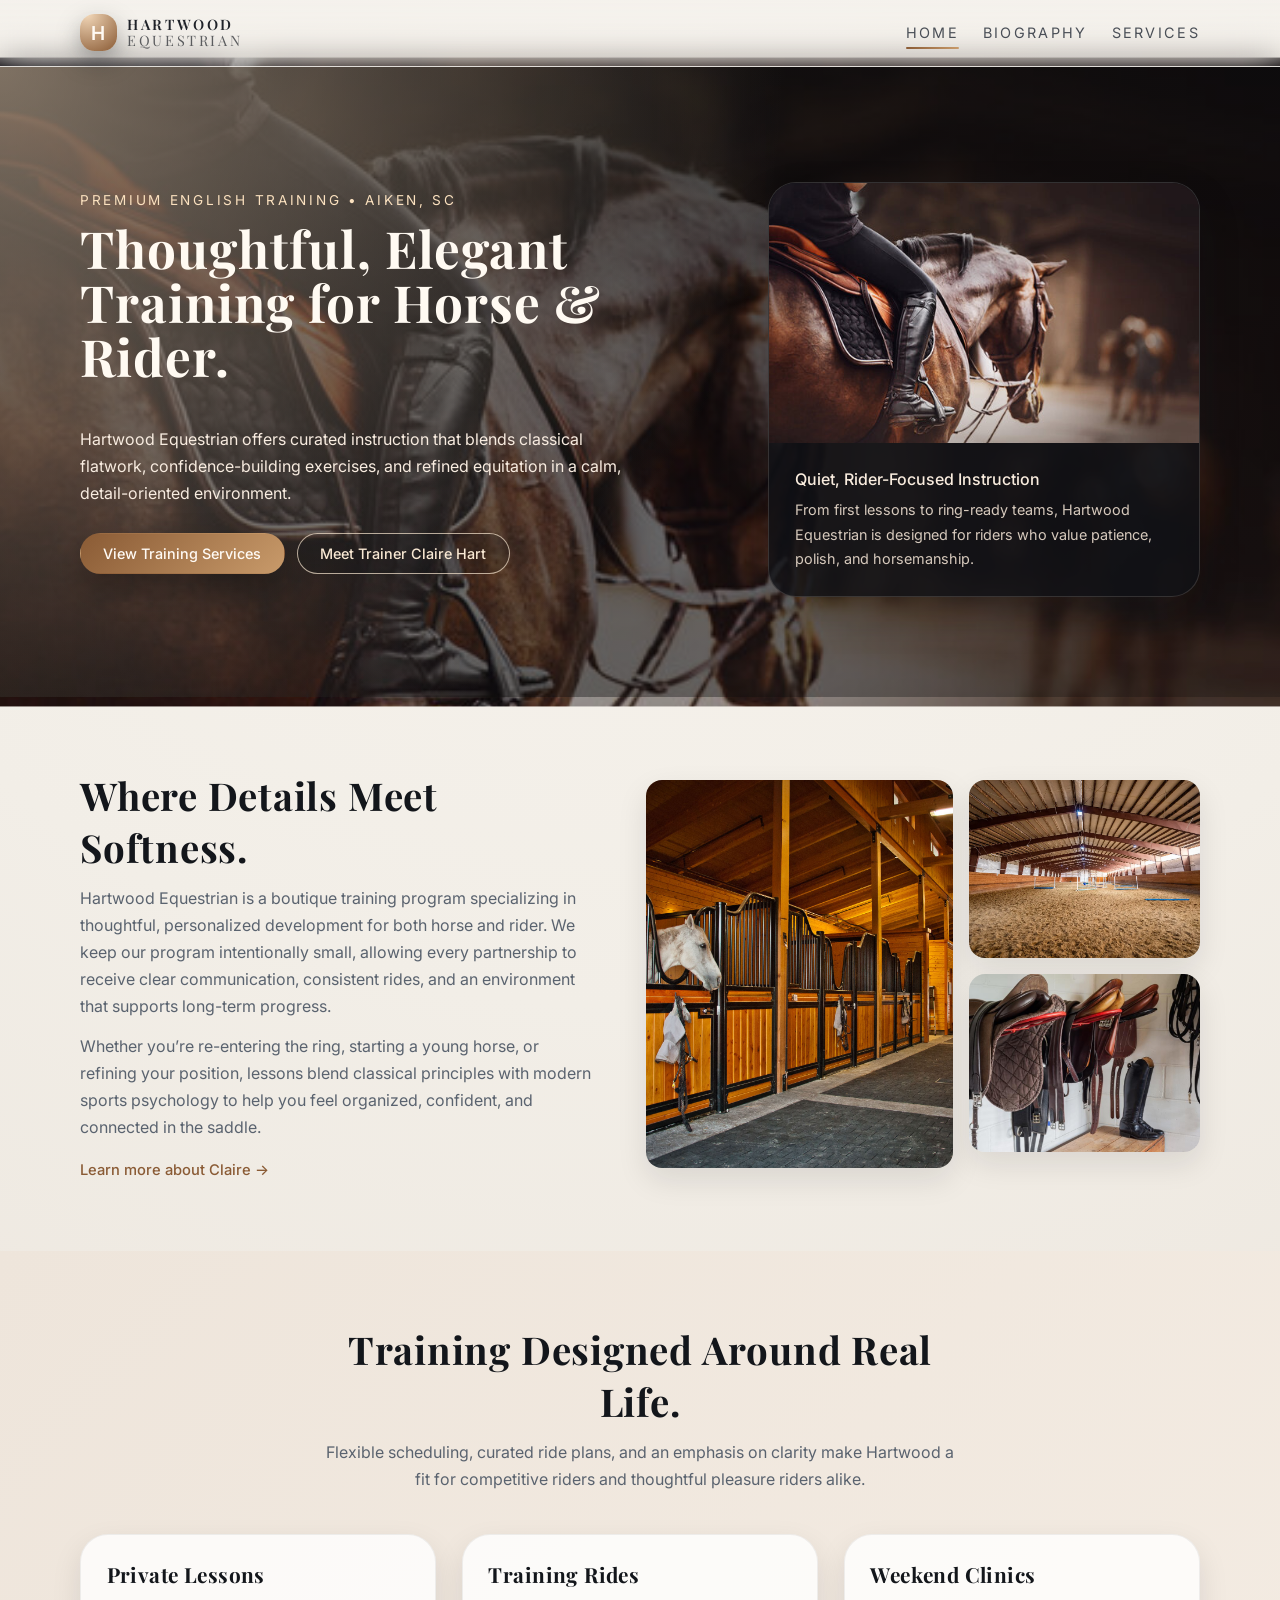
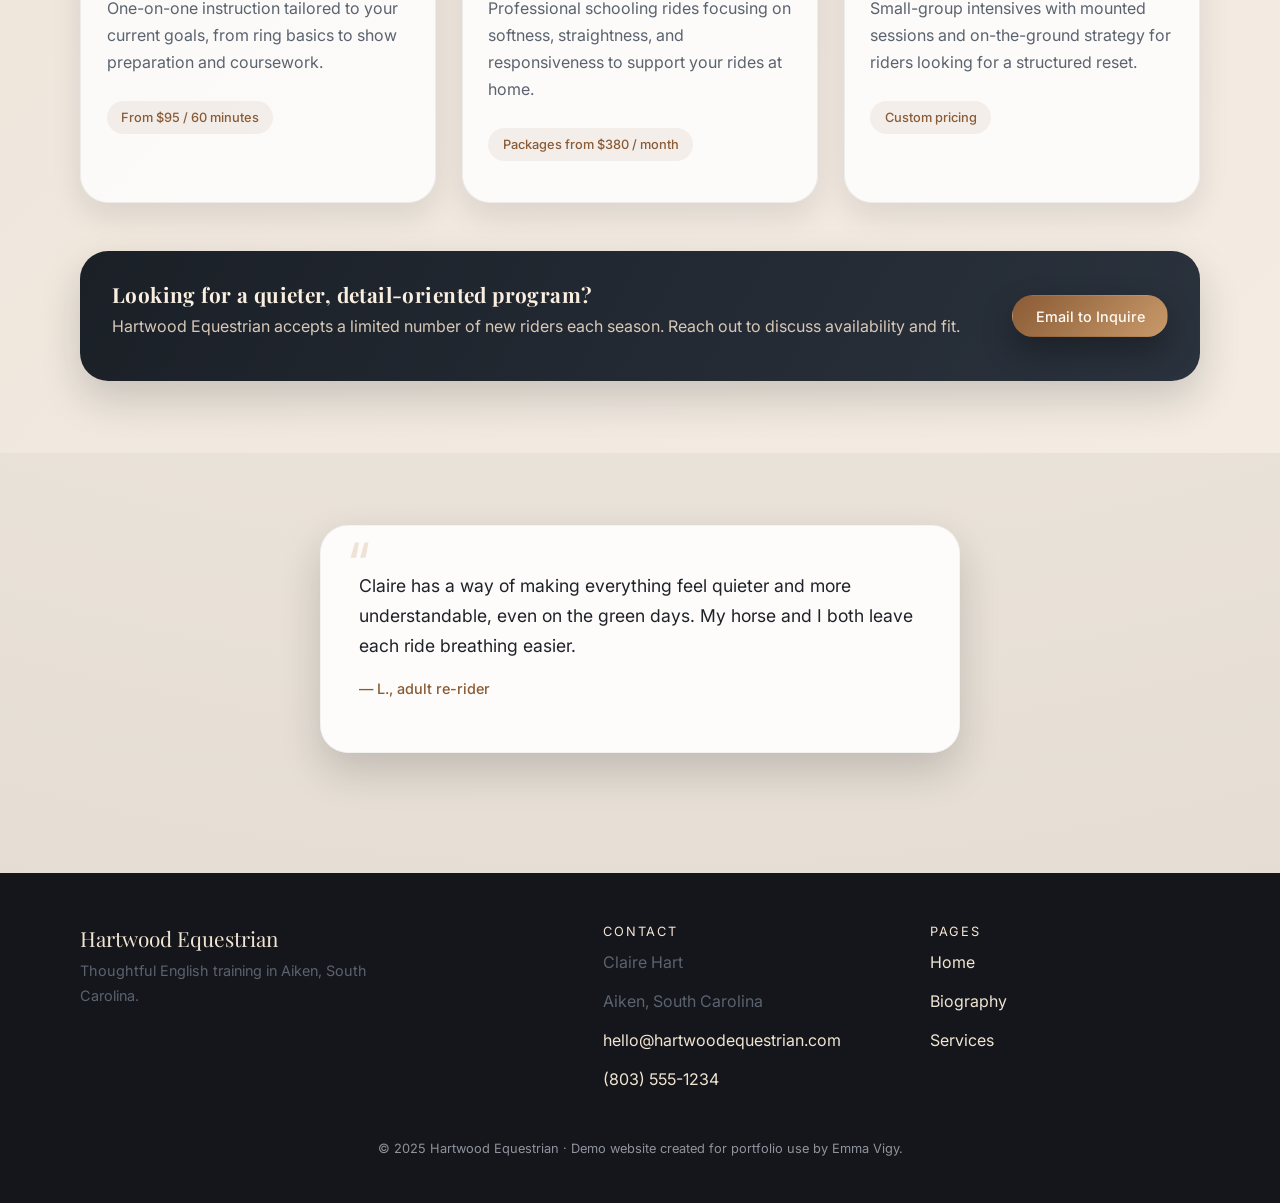
<file: index.html>
<!DOCTYPE html>
<html lang="en">
<head>
  <meta charset="UTF-8" />
  <title>Hartwood Equestrian | Thoughtful Training for Horse & Rider</title>
  <meta name="viewport" content="width=device-width, initial-scale=1" />
  <link href="https://fonts.googleapis.com/css2?family=Playfair+Display:wght@500;700&family=Inter:wght@300;400;500;600&display=swap" rel="stylesheet">
  <link rel="stylesheet" href="styles.css" />
</head>
<body>
  <!-- Header -->
  <header class="site-header">
    <div class="container header-inner">
      <a href="index.html" class="logo">
        <span class="logo-mark">H</span>
        <span class="logo-text">
          <span>Hartwood</span>
          <span>Equestrian</span>
        </span>
      </a>

      <input type="checkbox" id="nav-toggle" class="nav-toggle" />
      <label for="nav-toggle" class="nav-toggle-label">
        <span></span>
      </label>

      <nav class="site-nav">
        <a href="index.html" class="nav-link active">Home</a>
        <a href="biography.html" class="nav-link">Biography</a>
        <a href="services.html" class="nav-link">Services</a>
      </nav>
    </div>
  </header>

  <!-- Hero -->
  <section class="hero" style="--hero-image: url('images/homepage.jpg');">
    <div class="overlay"></div>
    <div class="container hero-content">
      <div class="hero-text">
        <p class="eyebrow">Premium English Training • Aiken, SC</p>
        <h1>Thoughtful, Elegant Training for Horse &amp; Rider.</h1>
        <p class="hero-subtitle">
          Hartwood Equestrian offers curated instruction that blends classical flatwork,
          confidence-building exercises, and refined equitation in a calm, detail-oriented environment.
        </p>
        <div class="hero-actions">
          <a href="services.html" class="btn primary">View Training Services</a>
          <a href="biography.html" class="btn ghost">Meet Trainer Claire Hart</a>
        </div>
      </div>

      <div class="hero-card">
        <img src="images/homepage.jpg" alt="Horse and rider schooling over fences" class="hero-card-img" />
        <div class="hero-card-body">
          <p class="hero-card-title">Quiet, Rider-Focused Instruction</p>
          <p class="hero-card-text">
            From first lessons to ring-ready teams, Hartwood Equestrian is designed for riders
            who value patience, polish, and horsemanship.
          </p>
        </div>
      </div>
    </div>
  </section>

  <!-- About Preview -->
  <section class="section section-split">
    <div class="container split-inner">
      <div class="split-text">
        <h2>Where Details Meet Softness.</h2>
        <p>
          Hartwood Equestrian is a boutique training program specializing in thoughtful,
          personalized development for both horse and rider. We keep our program intentionally
          small, allowing every partnership to receive clear communication, consistent rides,
          and an environment that supports long-term progress.
        </p>
        <p>
          Whether you’re re-entering the ring, starting a young horse, or refining your
          position, lessons blend classical principles with modern sports psychology to help
          you feel organized, confident, and connected in the saddle.
        </p>
        <a href="biography.html" class="text-link">Learn more about Claire &rarr;</a>
      </div>

      <div class="split-gallery">
        <div class="gallery-large">
          <img src="images/aisle.jpg" alt="Outdoor riding arena at sunset" />
        </div>
        <div class="gallery-stack">
          <img src="images/arena.webp" alt="Barn aisle with natural light" />
          <img src="images/tackroom.jpg" alt="Close-up of bridle and leather tack" />
        </div>
      </div>
    </div>
  </section>

  <!-- Services Preview -->
  <section class="section section-muted">
    <div class="container">
      <div class="section-header">
        <h2>Training Designed Around Real Life.</h2>
        <p>
          Flexible scheduling, curated ride plans, and an emphasis on clarity make Hartwood a fit
          for competitive riders and thoughtful pleasure riders alike.
        </p>
      </div>

      <div class="card-grid">
        <article class="info-card">
          <h3>Private Lessons</h3>
          <p>
            One-on-one instruction tailored to your current goals, from ring basics to
            show preparation and coursework.
          </p>
          <p class="pill">From $95 / 60 minutes</p>
        </article>

        <article class="info-card">
          <h3>Training Rides</h3>
          <p>
            Professional schooling rides focusing on softness, straightness, and responsiveness
            to support your rides at home.
          </p>
          <p class="pill">Packages from $380 / month</p>
        </article>

        <article class="info-card">
          <h3>Weekend Clinics</h3>
          <p>
            Small-group intensives with mounted sessions and on-the-ground strategy for riders
            looking for a structured reset.
          </p>
          <p class="pill">Custom pricing</p>
        </article>
      </div>

      <div class="cta-panel">
        <div>
          <h3>Looking for a quieter, detail-oriented program?</h3>
          <p>
            Hartwood Equestrian accepts a limited number of new riders each season. Reach out to
            discuss availability and fit.
          </p>
        </div>
        <a href="mailto:hello@hartwoodequestrian.com" class="btn primary">Email to Inquire</a>
      </div>
    </div>
  </section>

  <!-- Testimonial -->
  <section class="section">
    <div class="container">
      <div class="quote-card">
        <p class="quote-mark">“</p>
        <p class="quote-text">
          Claire has a way of making everything feel quieter and more understandable, even on
          the green days. My horse and I both leave each ride breathing easier.
        </p>
        <p class="quote-author">— L., adult re-rider</p>
      </div>
    </div>
  </section>

  <!-- Footer -->
  <footer class="site-footer">
    <div class="container footer-grid">
      <div>
        <p class="footer-brand">Hartwood Equestrian</p>
        <p class="footer-tagline">Thoughtful English training in Aiken, South Carolina.</p>
      </div>
      <div>
        <p class="footer-heading">Contact</p>
        <p>Claire Hart</p>
        <p>Aiken, South Carolina</p>
        <p><a href="mailto:hello@hartwoodequestrian.com">hello@hartwoodequestrian.com</a></p>
        <p><a href="tel:+18035551234">(803) 555-1234</a></p>
      </div>
      <div>
        <p class="footer-heading">Pages</p>
        <p><a href="index.html">Home</a></p>
        <p><a href="biography.html">Biography</a></p>
        <p><a href="services.html">Services</a></p>
      </div>
    </div>
    <p class="footer-copy">© 2025 Hartwood Equestrian · Demo website created for portfolio use by Emma Vigy.</p>
  </footer>
</body>
</html>
</file>
<file: styles.css>
/* =========
   Base setup
   ========= */
:root {
  --bg: #f4f1ec;
  --bg-muted: #ece6dd;
  --bg-deep: #13161b;
  --text: #1f2228;
  --text-soft: #5a636f;
  --accent: #8a5b35;
  --accent-soft: #c89a6a;
  --accent-light: #f2d7b8;
  --border-soft: rgba(0, 0, 0, 0.06);
  --radius-lg: 1.75rem;
  --radius-md: 1rem;
  --radius-pill: 999px;
  --shadow-soft: 0 18px 40px rgba(19, 22, 27, 0.18);
  --shadow-subtle: 0 12px 30px rgba(19, 22, 27, 0.10);
}

*,
*::before,
*::after {
  box-sizing: border-box;
}

html, body {
  margin: 0;
  padding: 0;
}

body {
  font-family: "Inter", system-ui, -apple-system, BlinkMacSystemFont, "Segoe UI", sans-serif;
  background: radial-gradient(circle at top, #f8f4ee 0, #f2eee7 35%, #eae3da 70%, #e3dad0 100%);
  color: var(--text);
  -webkit-font-smoothing: antialiased;
}

/* Typography */

h1, h2, h3, h4 {
  font-family: "Playfair Display", Georgia, "Times New Roman", serif;
  letter-spacing: 0.02em;
  color: var(--bg-deep);
  margin-top: 0;
}

h1 {
  font-size: clamp(2.7rem, 4vw, 3.6rem);
  line-height: 1.05;
}

h2 {
  font-size: clamp(2rem, 3vw, 2.5rem);
  margin-bottom: 0.75rem;
}

h3 {
  font-size: 1.3rem;
}

p {
  line-height: 1.7;
  margin: 0 0 0.75rem;
  color: var(--text-soft);
}

a {
  color: inherit;
  text-decoration: none;
}

/* Layout helpers */

.container {
  width: min(1120px, 100% - 2.5rem);
  margin-inline: auto;
}

.section {
  padding: 4.5rem 0;
}

.section-muted {
  background: linear-gradient(135deg, #eee5db, #f4ece3);
}

.section-header {
  max-width: 640px;
  margin: 0 auto 2.5rem;
  text-align: center;
}

.section-header p {
  margin-top: 0.75rem;
}

/* =============
   Header & nav
   ============= */

.site-header {
  position: sticky;
  top: 0;
  z-index: 40;
  backdrop-filter: blur(18px);
  background: linear-gradient(to bottom, rgba(244, 241, 236, 0.94), rgba(244, 241, 236, 0.7), transparent);
  border-bottom: 1px solid rgba(0, 0, 0, 0.04);
}

.header-inner {
  display: flex;
  align-items: center;
  justify-content: space-between;
  padding-block: 0.9rem;
}

.logo {
  display: flex;
  align-items: center;
  gap: 0.65rem;
}

.logo-mark {
  width: 2.3rem;
  height: 2.3rem;
  border-radius: 40%;
  display: inline-flex;
  align-items: center;
  justify-content: center;
  background: radial-gradient(circle at 20% 0, #f2d7b8, #8a5b35);
  color: #fffaf4;
  font-weight: 600;
  font-size: 1.2rem;
  box-shadow: 0 10px 25px rgba(19, 22, 27, 0.35);
}

.logo-text {
  display: flex;
  flex-direction: column;
  font-family: "Playfair Display", Georgia, serif;
  font-size: 0.9rem;
  line-height: 1.1;
  text-transform: uppercase;
  letter-spacing: 0.18em;
}

.logo-text span:first-child {
  font-weight: 600;
}

.logo-text span:last-child {
  font-weight: 400;
  opacity: 0.7;
}

/* Navigation */

.site-nav {
  display: flex;
  align-items: center;
  gap: 1.5rem;
  font-size: 0.9rem;
  text-transform: uppercase;
  letter-spacing: 0.16em;
}

.nav-link {
  position: relative;
  padding-block: 0.25rem;
  color: #4a4f57;
}

.nav-link::after {
  content: "";
  position: absolute;
  left: 0;
  bottom: -0.25rem;
  width: 0;
  height: 2px;
  border-radius: 999px;
  background: linear-gradient(90deg, #8a5b35, #c89a6a);
  transition: width 0.22s ease-out;
}

.nav-link:hover::after,
.nav-link.active::after {
  width: 100%;
}

/* Mobile nav toggle */

.nav-toggle {
  display: none;
}

.nav-toggle-label {
  display: none;
}

/* =========
   Hero area
   ========= */

.hero {
  position: relative;
  min-height: 70vh;
  display: flex;
  align-items: stretch;
  isolation: isolate;
  color: #fff9f1;
}

.hero::before {
  content: "";
  position: absolute;
  inset: 0;
  background-image: var(--hero-image);
  background-size: cover;
  background-position: center;
  transform: scale(1.03);
  filter: saturate(110%) contrast(105%) brightness(0.7);
  z-index: -2;
}

.hero .overlay {
  position: absolute;
  inset: 0;
  background: radial-gradient(circle at top left, rgba(242, 215, 184, 0.5), transparent 55%),
              linear-gradient(to bottom right, rgba(10, 11, 12, 0.75), rgba(10, 10, 10, 0.25));
  z-index: -1;
}

.hero-content {
  display: grid;
  grid-template-columns: minmax(0, 2.1fr) minmax(0, 1.4fr);
  align-items: center;
  gap: 2.5rem;
  padding-block: 4.5rem;
}

.hero-center {
  grid-template-columns: minmax(0, 1fr);
  text-align: center;
  justify-items: center;
}

.hero-text h1 {
  color: #fffaf2;
}

.hero-subtitle {
  margin-top: 1rem;
  max-width: 34rem;
}

.hero-subtitle.narrow {
  max-width: 38rem;
}

.hero-text .hero-subtitle {
  color: #f8ece0;
}

.eyebrow {
  font-size: 0.85rem;
  text-transform: uppercase;
  letter-spacing: 0.2em;
  color: #fbe1bf;
  margin-bottom: 0.65rem;
}

.hero-actions {
  display: flex;
  flex-wrap: wrap;
  gap: 0.75rem;
  margin-top: 1.6rem;
}

/* Hero side card */

.hero-card {
  background: rgba(17, 18, 22, 0.82);
  border-radius: var(--radius-lg);
  box-shadow: var(--shadow-soft);
  overflow: hidden;
  border: 1px solid rgba(247, 234, 219, 0.15);
  transform: translateY(8px);
}

.hero-card-img {
  width: 100%;
  display: block;
  max-height: 260px;
  object-fit: cover;
}

.hero-card-body {
  padding: 1.4rem 1.6rem 1.5rem;
}

.hero-card-title {
  font-weight: 500;
  color: #f9ecde;
  margin-bottom: 0.35rem;
}

.hero-card-text {
  font-size: 0.9rem;
  margin: 0;
  color: #d6c9bc;
}

/* Subpage hero */

.hero-subpage {
  min-height: 50vh;
}

/* Buttons & links */

.btn {
  display: inline-flex;
  align-items: center;
  justify-content: center;
  padding: 0.7rem 1.4rem;
  border-radius: var(--radius-pill);
  font-size: 0.9rem;
  font-weight: 500;
  border: 1px solid transparent;
  cursor: pointer;
  transition: transform 0.12s ease-out, box-shadow 0.12s ease-out, background 0.12s ease-out, color 0.12s ease-out;
}

.btn.primary {
  background: linear-gradient(135deg, var(--accent), var(--accent-soft));
  color: #fffaf4;
  box-shadow: 0 14px 32px rgba(0, 0, 0, 0.32);
}

.btn.primary:hover {
  transform: translateY(-1px);
  box-shadow: 0 20px 40px rgba(0, 0, 0, 0.35);
}

.btn.ghost {
  border-color: rgba(250, 233, 210, 0.7);
  color: #f8e8d3;
  background: rgba(14, 16, 21, 0.2);
}

.btn.ghost:hover {
  background: rgba(244, 232, 215, 0.12);
}

.text-link {
  display: inline-flex;
  align-items: center;
  gap: 0.2rem;
  font-size: 0.92rem;
  font-weight: 500;
  color: var(--accent);
  position: relative;
  margin-top: 0.5rem;
}

.text-link::after {
  content: "";
  position: absolute;
  left: 0;
  bottom: -0.18rem;
  width: 0;
  height: 1px;
  background: linear-gradient(90deg, var(--accent), var(--accent-soft));
  transition: width 0.18s ease-out;
}

.text-link:hover::after {
  width: 100%;
}

/* ======
   Layout
   ====== */

.section-split .split-inner {
  display: grid;
  grid-template-columns: minmax(0, 1.3fr) minmax(0, 1.4fr);
  gap: 3.2rem;
  align-items: center;
}

.split-text p + p {
  margin-top: 0.35rem;
}

.split-gallery {
  display: grid;
  grid-template-columns: minmax(0, 1.2fr) minmax(0, 0.9fr);
  gap: 1rem;
}

.split-gallery img {
  width: 100%;
  height: 100%;
  object-fit: cover;
  border-radius: var(--radius-md);
  box-shadow: var(--shadow-subtle);
}

.gallery-large {
  grid-row: 1 / 3;
}

.gallery-stack {
  display: grid;
  grid-template-rows: 1fr 1fr;
  gap: 1rem;
}

/* Cards & CTAs */

.card-grid {
  display: grid;
  grid-template-columns: repeat(3, minmax(0, 1fr));
  gap: 1.6rem;
}

.info-card {
  padding: 1.6rem 1.6rem 1.8rem;
  border-radius: var(--radius-lg);
  background: rgba(255, 255, 255, 0.8);
  box-shadow: var(--shadow-subtle);
  border: 1px solid var(--border-soft);
}

.info-card h3 {
  margin-bottom: 0.4rem;
}

.pill {
  display: inline-flex;
  align-items: center;
  padding: 0.35rem 0.9rem;
  border-radius: 999px;
  background: rgba(138, 91, 53, 0.08);
  color: var(--accent);
  font-size: 0.8rem;
  font-weight: 500;
  margin-top: 0.8rem;
}

.cta-panel {
  margin-top: 3rem;
  padding: 1.8rem 2rem;
  border-radius: var(--radius-lg);
  background: linear-gradient(120deg, #1b2027, #2a323d);
  color: #f1e4d6;
  display: flex;
  align-items: center;
  justify-content: space-between;
  gap: 1.8rem;
  box-shadow: var(--shadow-soft);
}

.cta-panel h3 {
  color: #f9eee0;
  margin-bottom: 0.35rem;
}

.cta-panel p {
  color: #d7c8b8;
}

/* Quote */

.quote-card {
  position: relative;
  border-radius: var(--radius-lg);
  padding: 2.8rem 2.4rem 2.4rem;
  background: rgba(255, 255, 255, 0.9);
  box-shadow: var(--shadow-soft);
  border: 1px solid rgba(0, 0, 0, 0.04);
  max-width: 640px;
  margin-inline: auto;
}

.quote-mark {
  position: absolute;
  top: 0.5rem;
  left: 1.7rem;
  font-size: 4rem;
  line-height: 1;
  color: rgba(200, 150, 100, 0.25);
}

.quote-text {
  font-size: 1.1rem;
  color: var(--text);
  margin-bottom: 1rem;
}

.quote-author {
  font-size: 0.9rem;
  font-weight: 500;
  color: var(--accent);
}

/* Biography page layout */

.bio-layout {
  align-items: start;
}

.bio-photo img {
  width: 100%;
  max-width: 420px;   /* prevents it from getting huge */
  height: auto;
  object-fit: cover;
  border-radius: var(--radius-lg);
  box-shadow: var(--shadow-soft);
  display: block;
  margin-inline: auto; /* centers it if smaller */
}

.bio-text h2 {
  margin-bottom: 0.75rem;
}

.bio-text p + p {
  margin-top: 0.5rem;
}

/* Services page */

.section-services {
  padding-top: 3.5rem;
}

.services-grid {
  grid-template-columns: repeat(3, minmax(0, 1fr));
}

.service-card {
  display: flex;
  flex-direction: column;
  border-radius: var(--radius-lg);
  background: rgba(255, 255, 255, 0.95);
  overflow: hidden;
  box-shadow: var(--shadow-subtle);
  border: 1px solid rgba(0, 0, 0, 0.04);
}

.service-media img {
  width: 100%;
  height: 190px;
  object-fit: cover;
}

.service-body {
  padding: 1.5rem 1.6rem 1.8rem;
}

.service-list {
  list-style: none;
  padding: 0;
  margin: 0.8rem 0 0.8rem;
  font-size: 0.9rem;
  color: var(--text-soft);
}

.service-list li {
  position: relative;
  padding-left: 1.2rem;
  margin-bottom: 0.25rem;
}

.service-list li::before {
  content: "•";
  position: absolute;
  left: 0.2rem;
  top: 0;
  color: var(--accent);
}

.service-price {
  font-size: 0.9rem;
  font-weight: 600;
  color: var(--accent);
}

.service-card.compact .service-body {
  padding-top: 1.4rem;
}

.top-space {
  margin-top: 3.2rem;
}

/* ======
   Footer
   ====== */

.site-footer {
  padding: 3rem 0 2rem;
  background: #14161b;
  color: #d2d3d7;
  margin-top: 3rem;
}

.footer-grid {
  display: grid;
  grid-template-columns: 2fr 1.2fr 1.1fr;
  gap: 2rem;
  align-items: flex-start;
}

.footer-brand {
  font-family: "Playfair Display", Georgia, serif;
  font-size: 1.3rem;
  margin-bottom: 0.2rem;
  color: #f1e4d2;
}

.footer-tagline {
  font-size: 0.9rem;
  max-width: 18rem;
}

.footer-heading {
  font-size: 0.8rem;
  text-transform: uppercase;
  letter-spacing: 0.14em;
  margin-bottom: 0.4rem;
  color: #f5e5d2;
}

.site-footer a {
  color: #f1e4d2;
}

.site-footer a:hover {
  text-decoration: underline;
}

.footer-copy {
  margin-top: 2rem;
  font-size: 0.8rem;
  text-align: center;
  color: #8f939d;
}

/* =======
   Responsive
   ======= */

@media (max-width: 900px) {
  .hero-content {
    grid-template-columns: minmax(0, 1fr);
  }

  .hero-card {
    max-width: 440px;
    margin-inline: auto;
  }

  .section-split .split-inner {
    grid-template-columns: minmax(0, 1fr);
  }

  .card-grid,
  .services-grid {
    grid-template-columns: repeat(2, minmax(0, 1fr));
  }

  .cta-panel {
    flex-direction: column;
    align-items: flex-start;
  }

  .footer-grid {
    grid-template-columns: repeat(2, minmax(0, 1fr));
  }
}

@media (max-width: 720px) {
  .container {
    width: min(100% - 1.75rem, 620px);
  }

  .header-inner {
    padding-block: 0.7rem;
  }

  .site-nav {
    position: absolute;
    inset-inline: 0;
    top: 100%;
    padding: 0.75rem 1.2rem 1.2rem;
    background: rgba(244, 241, 236, 0.96);
    flex-direction: column;
    align-items: flex-start;
    gap: 0.85rem;
    transform: translateY(-10px);
    opacity: 0;
    pointer-events: none;
    transition: opacity 0.18s ease-out, transform 0.18s ease-out;
    border-bottom: 1px solid rgba(0, 0, 0, 0.05);
  }

  .nav-toggle-label {
    display: inline-flex;
    width: 2.2rem;
    height: 2.2rem;
    border-radius: 999px;
    justify-content: center;
    align-items: center;
    border: 1px solid rgba(0, 0, 0, 0.12);
    cursor: pointer;
    background: rgba(248, 244, 238, 0.8);
  }

  .nav-toggle-label span,
  .nav-toggle-label span::before,
  .nav-toggle-label span::after {
    display: block;
    width: 1.15rem;
    height: 2px;
    border-radius: 999px;
    background: #353842;
    position: relative;
    transition: transform 0.16s ease-out, opacity 0.16s ease-out, top 0.16s ease-out, bottom 0.16s ease-out;
  }

  .nav-toggle-label span::before,
  .nav-toggle-label span::after {
    content: "";
    position: absolute;
  }

  .nav-toggle-label span::before {
    top: -5px;
  }

  .nav-toggle-label span::after {
    bottom: -5px;
  }

  .nav-toggle:checked + .nav-toggle-label span {
    transform: rotate(45deg);
  }

  .nav-toggle:checked + .nav-toggle-label span::before {
    top: 0;
  }

  .nav-toggle:checked + .nav-toggle-label span::after {
    bottom: 0;
    transform: rotate(-90deg);
  }

  .nav-toggle:checked ~ .site-nav {
    opacity: 1;
    pointer-events: auto;
    transform: translateY(0);
  }

  .hero {
    min-height: 75vh;
  }

  .hero-content {
    padding-block: 4rem 3.2rem;
  }

  .card-grid,
  .services-grid {
    grid-template-columns: minmax(0, 1fr);
  }

  .cta-panel {
    padding: 1.6rem 1.5rem;
  }

  .bio-layout {
    grid-template-columns: minmax(0, 1fr);
    gap: 2rem;
  }

  .footer-grid {
    grid-template-columns: minmax(0, 1fr);
  }

  /* ONLY MOBILE CHANGE:
     make the two right-hand images stack cleanly with a gap
     and keep their natural height so they can't overlap. */
  .gallery-stack {
    display: flex;
    flex-direction: column;
    gap: 1rem;
  }

  .gallery-stack img {
    height: auto;
  }
}
</file>
